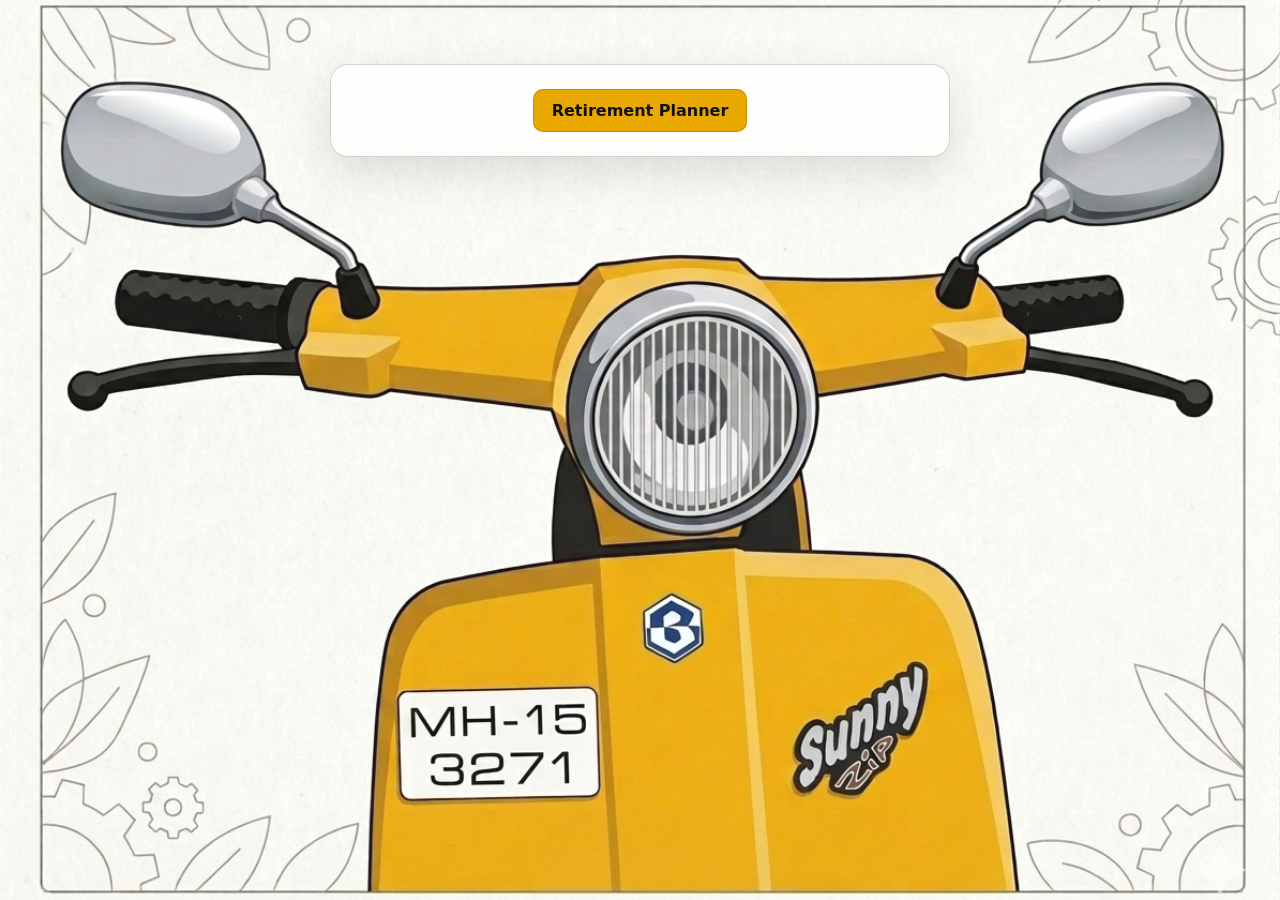
<file: main-site/index.html>
<!doctype html>
<html lang="en">
<head>
  <meta charset="utf-8">
  <meta name="viewport" content="width=device-width, initial-scale=1">
  <meta name="description" content="YellowSunny tools and projects">
  <title>YellowSunny</title>
  <link rel="stylesheet" href="css/styles.css">
</head>
<body>
  <main class="hero">
    <div class="hero-card">
      <a class="primary-link" href="/retirement-planner/">Retirement Planner</a>
    </div>
  </main>
</body>
</html>
</file>
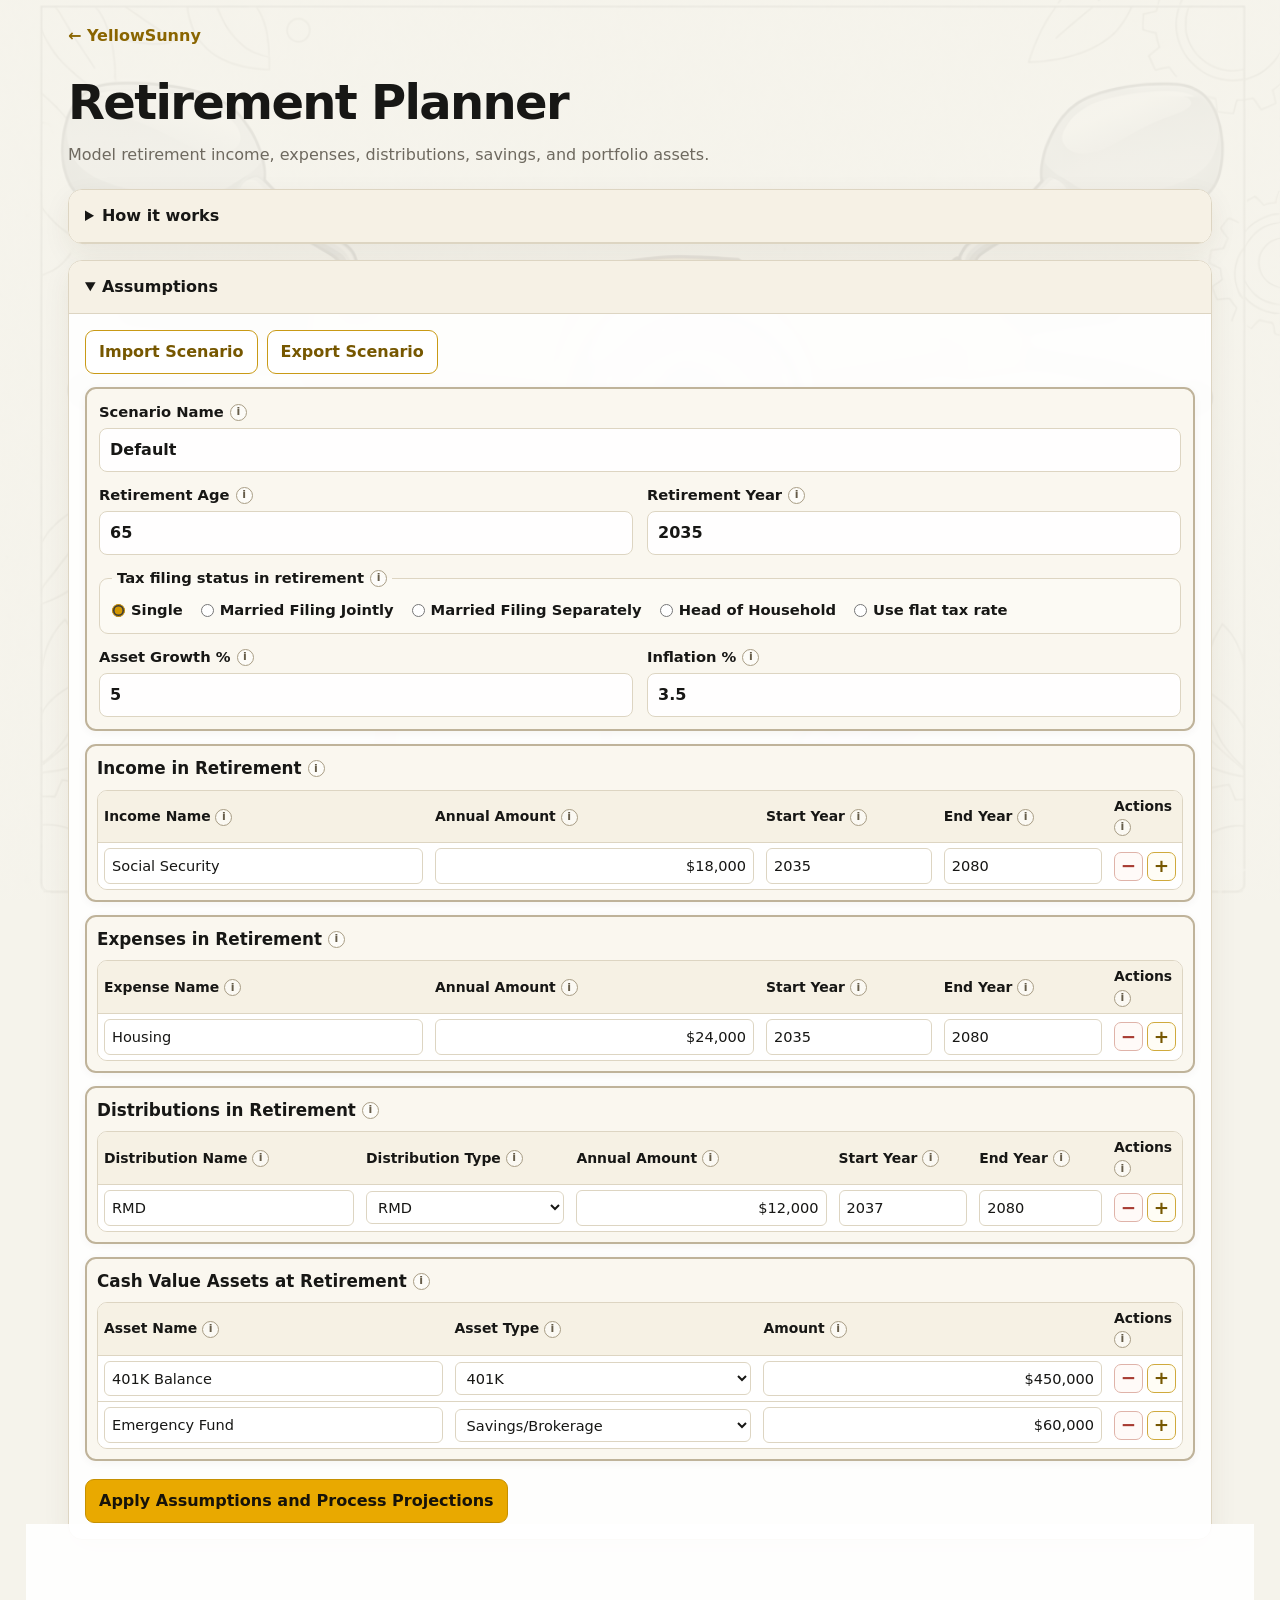
<file: retirement-planner/frontend/index.html>
<!doctype html>
<html lang="en">
<head>
  <meta charset="utf-8">
  <meta name="viewport" content="width=device-width, initial-scale=1">
  <meta name="description" content="YellowSunny retirement planning calculator">
  <title>Retirement Planner | YellowSunny</title>
  <link rel="stylesheet" href="css/styles.css">
</head>
<body>
  <main class="wrap">
    <nav class="top-nav">
      <a href="/" class="home-link">← YellowSunny</a>
    </nav>

    <header class="page-header">
      <div>
        <h1>Retirement Planner</h1>
        <p class="subtitle">Model retirement income, expenses, distributions, savings, and portfolio assets.</p>
      </div>
    </header>

    <section class="card">
      <details>
        <summary>How it works</summary>
        <div class="panel prose">
          <p><strong>Inputs you provide</strong></p>
          <ul>
            <li><strong>Assumptions</strong> — scenario name, retirement age/year, tax method or filing status, asset growth, and inflation.</li>
            <li><strong>Income / Expenses</strong> — annual base amounts with inclusive start/end years. Active amounts inflate from each row's start year.</li>
            <li><strong>Distributions</strong> — annual amounts with inclusive start/end years. Distribution amounts are not inflation-adjusted.</li>
            <li><strong>Cash Value Assets</strong> — Savings/Brokerage seeds the Savings balance; 401K/IRA/Other seed Portfolio Assets.</li>
          </ul>
          <p><strong>Calculation</strong></p>
          <ul>
            <li>Federal tax is estimated either with your selected flat tax rate or with the selected filing status, 2026 standard deduction, and 2026 progressive federal income-tax brackets.</li>
            <li>The simplified tax model treats entered income and distributions as ordinary taxable income. Flat-tax mode applies the entered rate directly to that combined amount; it does not apply the standard deduction or brackets.</li>
            <li>The model does not separately account for credits, capital gains rates, or special Social Security taxation.</li>
            <li>Net Income = Income + Distributions − Taxes.</li>
            <li>Net Cash Flow = Net Income − Expenses. Savings = prior Savings + Net Cash Flow.</li>
            <li>Portfolio = (prior Portfolio − Distributions) × (1 + Asset Growth %).</li>
            <li>The worksheet contains 49 annual rows.</li>
          </ul>
        </div>
      </details>
    </section>

    <section class="card">
      <details open>
        <summary>Assumptions</summary>
        <div class="panel">
          <div class="controls">
            <input type="file" id="jsonUpload" accept=".json,application/json" hidden>
            <button type="button" class="btn" id="btnImportJSON">Import Scenario</button>
            <button type="button" class="btn" id="btnExportJSON">Export Scenario</button>
          </div>

          <div class="input-group assumptions-group">
            <div class="form-grid">
            <label class="span-2">
              <span class="label-with-info">Scenario Name <span class="info-tip" title="A name for this saved scenario. It is included in the exported JSON and export filename." aria-label="Scenario name help">i</span></span>
              <input type="text" id="scenarioName" value="Default" maxlength="80">
            </label>

            <label>
              <span class="label-with-info">Retirement Age <span class="info-tip" title="Age shown in the first worksheet row." aria-label="Retirement age help">i</span></span>
              <input type="number" id="retAge" value="65" min="40" max="100">
            </label>
            <label>
              <span class="label-with-info">Retirement Year <span class="info-tip" title="Calendar year shown in the first worksheet row." aria-label="Retirement year help">i</span></span>
              <input type="number" id="retYear" value="2035" min="1900" max="2200">
            </label>

            <fieldset class="radio-fieldset span-2">
              <legend class="label-with-info">Tax filing status in retirement <span class="info-tip" title="Select the filing status used for the fixed 2026 federal standard deduction and marginal tax brackets." aria-label="Tax filing status help">i</span></legend>
              <div class="radio-group">
                <label class="radio-option"><input type="radio" name="filingStatus" value="Single" checked> Single</label>
                <label class="radio-option"><input type="radio" name="filingStatus" value="Married Filing Jointly"> Married Filing Jointly</label>
                <label class="radio-option"><input type="radio" name="filingStatus" value="Married Filing Separately"> Married Filing Separately</label>
                <label class="radio-option"><input type="radio" name="filingStatus" value="Head of Household"> Head of Household</label>
                <label class="radio-option"><input type="radio" name="filingStatus" value="Use flat tax rate"> Use flat tax rate</label>
              </div>
            </fieldset>

            <label id="flatTaxRateWrap" class="span-2 flat-tax-rate hidden">
              <span class="label-with-info">Flat Tax Rate % <span class="info-tip" title="When Use flat tax rate is selected, this percentage is applied to annual Income plus Distributions. The standard deduction and tax brackets are not used." aria-label="Flat tax rate help">i</span></span>
              <input type="number" id="flatTaxPct" value="20" min="0" max="100" step="0.1">
            </label>

            <label>
              <span class="label-with-info">Asset Growth % <span class="info-tip" title="Annual growth rate applied to Portfolio Assets after distributions are withdrawn." aria-label="Asset growth help">i</span></span>
              <input type="number" id="growthPct" value="5" min="-50" max="100" step="0.1">
            </label>
            <label>
              <span class="label-with-info">Inflation % <span class="info-tip" title="Annual inflation rate applied to active Income and Expense rows. Distributions are not inflated." aria-label="Inflation help">i</span></span>
              <input type="number" id="inflationPct" value="3.5" min="-10" max="100" step="0.1">
            </label>
            </div>
          </div>

          <div class="input-group">
            <div class="section-heading">
              <h2 class="heading-with-info">Income in Retirement <span class="info-tip" title="Annual retirement income. Active rows are increased by inflation from their Start Year." aria-label="Income section help">i</span></h2>
          </div>
          <div class="table-wrap input-table-wrap">
            <table class="input-table">
              <thead><tr>
                <th>Income Name <span class="info-tip" title="Short description of the income source." aria-label="Income name help">i</span></th>
                <th>Annual Amount <span class="info-tip" title="Base annual amount in the Start Year." aria-label="Income annual amount help">i</span></th>
                <th>Start Year <span class="info-tip" title="First year this income is included." aria-label="Income start year help">i</span></th>
                <th>End Year <span class="info-tip" title="Last year this income is included." aria-label="Income end year help">i</span></th>
                <th>Actions <span class="info-tip" title="Minus removes the row; plus inserts a row below." aria-label="Income row actions help">i</span></th>
              </tr></thead>
              <tbody id="tblIncome"></tbody>
            </table>
            </div>
          </div>

          <div class="input-group">
            <div class="section-heading">
              <h2 class="heading-with-info">Expenses in Retirement <span class="info-tip" title="Annual retirement expenses. Active rows are increased by inflation from their Start Year." aria-label="Expenses section help">i</span></h2>
          </div>
          <div class="table-wrap input-table-wrap">
            <table class="input-table">
              <thead><tr>
                <th>Expense Name <span class="info-tip" title="Short description of the expense." aria-label="Expense name help">i</span></th>
                <th>Annual Amount <span class="info-tip" title="Base annual amount in the Start Year." aria-label="Expense annual amount help">i</span></th>
                <th>Start Year <span class="info-tip" title="First year this expense is included." aria-label="Expense start year help">i</span></th>
                <th>End Year <span class="info-tip" title="Last year this expense is included." aria-label="Expense end year help">i</span></th>
                <th>Actions <span class="info-tip" title="Minus removes the row; plus inserts a row below." aria-label="Expense row actions help">i</span></th>
              </tr></thead>
              <tbody id="tblExpenses"></tbody>
            </table>
            </div>
          </div>

          <div class="input-group">
            <div class="section-heading">
              <h2 class="heading-with-info">Distributions in Retirement <span class="info-tip" title="Planned portfolio distributions. These amounts are not increased by inflation." aria-label="Distributions section help">i</span></h2>
          </div>
          <div class="table-wrap input-table-wrap">
            <table class="input-table">
              <thead><tr>
                <th>Distribution Name <span class="info-tip" title="Short description of the planned distribution." aria-label="Distribution name help">i</span></th>
                <th>Distribution Type <span class="info-tip" title="Classification for the withdrawal: Normal, Early 72t, Early 55+, or RMD. It is saved with the scenario; it does not currently change the tax formula." aria-label="Distribution type help">i</span></th>
                <th>Annual Amount <span class="info-tip" title="Annual withdrawal amount. It stays constant and is not inflation-adjusted." aria-label="Distribution annual amount help">i</span></th>
                <th>Start Year <span class="info-tip" title="First year this distribution is included." aria-label="Distribution start year help">i</span></th>
                <th>End Year <span class="info-tip" title="Last year this distribution is included." aria-label="Distribution end year help">i</span></th>
                <th>Actions <span class="info-tip" title="Minus removes the row; plus inserts a row below." aria-label="Distribution row actions help">i</span></th>
              </tr></thead>
              <tbody id="tblDistributions"></tbody>
            </table>
            </div>
          </div>

          <div class="input-group">
            <div class="section-heading">
              <h2 class="heading-with-info">Cash Value Assets at Retirement <span class="info-tip" title="Balances available at the start of retirement. Savings/Brokerage seeds the Savings column; all other asset types seed Portfolio Assets." aria-label="Assets section help">i</span></h2>
          </div>
          <div class="table-wrap input-table-wrap">
            <table class="input-table">
              <thead><tr>
                <th>Asset Name <span class="info-tip" title="Short description of the account or asset." aria-label="Asset name help">i</span></th>
                <th>Asset Type <span class="info-tip" title="401K, Savings/Brokerage, IRA, or Other." aria-label="Asset type help">i</span></th>
                <th>Amount <span class="info-tip" title="Balance available at the beginning of the retirement year." aria-label="Asset amount help">i</span></th>
                <th>Actions <span class="info-tip" title="Minus removes the row; plus inserts a row below." aria-label="Asset row actions help">i</span></th>
              </tr></thead>
              <tbody id="tblAssets"></tbody>
            </table>
            </div>
          </div>

          <div class="run-row">
            <button type="button" class="btn primary" id="btnRun">Apply Assumptions and Process Projections</button>
            <span id="applyStatus" class="status" aria-live="polite"></span>
          </div>
        </div>
      </details>
    </section>

    <section class="card">
      <details open>
        <summary>Projection Worksheet <span class="info-tip" title="49 annual rows showing modeled cash flow, taxes, savings, and cash value assets." aria-label="Projection worksheet help">i</span></summary>
        <div class="panel">
          <div class="table-wrap worksheet-wrap">
            <table class="worksheet-table">
              <thead>
                <tr>
                  <th>Year</th><th>Age</th><th>Income</th><th>Distributions</th><th>Taxes</th><th>Net Income</th><th>Expenses</th><th>Net Cash Flow</th><th>Savings</th><th>Cash Value Assets</th>
                </tr>
              </thead>
              <tbody id="sheetBody"></tbody>
            </table>
          </div>
        </div>
      </details>
    </section>
  </main>

  <script src="js/app.js" defer></script>
</body>
</html>
</file>
<file: main-site/css/styles.css>
:root {
  --text: #151515;
  --panel: rgba(255, 255, 255, 0.78);
  --panel-border: rgba(55, 55, 45, 0.22);
  --accent: #e9a900;
  --accent-hover: #d39700;
}

* {
  box-sizing: border-box;
}

html,
body {
  margin: 0;
  min-height: 100%;
}

body {
  font-family: system-ui, -apple-system, BlinkMacSystemFont, "Segoe UI", sans-serif;
  color: var(--text);
  background: #f5f3eb;
}

.hero {
  min-height: 100vh;
  display: flex;
  align-items: flex-start;
  justify-content: center;
  padding: clamp(24px, 5vw, 64px);
  background-image: linear-gradient(rgba(255,255,255,0.06), rgba(255,255,255,0.06)), url("../assets/Yellowsunny.png");
  background-repeat: no-repeat;
  background-position: center center;
  background-size: cover;
}

.hero-card {
  width: min(92vw, 620px);
  padding: 24px 28px;
  text-align: center;
  background: var(--panel);
  border: 1px solid var(--panel-border);
  border-radius: 18px;
  box-shadow: 0 16px 45px rgba(0, 0, 0, 0.12);
  backdrop-filter: blur(7px);
  -webkit-backdrop-filter: blur(7px);
}

.hero-card h1 {
  margin: 0;
  font-size: clamp(2rem, 5vw, 3.6rem);
  line-height: 1;
  letter-spacing: -0.04em;
}

.hero-card p {
  margin: 12px 0 20px;
  font-size: clamp(1rem, 2vw, 1.15rem);
}

.primary-link {
  display: inline-block;
  padding: 11px 18px;
  color: #111;
  background: var(--accent);
  border: 1px solid rgba(0,0,0,0.16);
  border-radius: 10px;
  font-weight: 700;
  text-decoration: none;
  transition: transform 120ms ease, background 120ms ease;
}

.primary-link:hover {
  background: var(--accent-hover);
  transform: translateY(-1px);
}

.primary-link:focus-visible {
  outline: 3px solid rgba(0, 0, 0, 0.7);
  outline-offset: 3px;
}

@media (max-width: 720px) {
  .hero {
    align-items: flex-end;
    padding: 18px;
    background-size: cover;
  }

  .hero-card {
    padding: 18px 20px;
  }
}
</file>
<file: retirement-planner/frontend/css/styles.css>
:root {
  --bg: #f5f3eb;
  --surface: rgba(255, 255, 255, 0.90);
  --surface-solid: #fffdfa;
  --surface-alt: #f6f1e4;
  --surface-warm: rgba(250, 247, 238, 0.92);
  --text: #171715;
  --muted: #6e695f;
  --border: #ddd5c2;
  --border-strong: #bfb39a;
  --accent: #e9a900;
  --accent-hover: #d39700;
  --accent-soft: #fff2bd;
  --danger: #a83b32;
  --danger-bg: #fde8e3;
  --warning-bg: #f4b0a8;
  --radius: 14px;
}

* { box-sizing: border-box; }
html { min-height: 100%; background: var(--bg); }
body {
  margin: 0;
  min-height: 100vh;
  position: relative;
  isolation: isolate;
  font-family: system-ui, -apple-system, BlinkMacSystemFont, "Segoe UI", sans-serif;
  color: var(--text);
  line-height: 1.5;
  background: transparent;
}

/* Very faint YellowSunny artwork behind the entire planner. */
body::before {
  content: "";
  position: fixed;
  inset: 0;
  z-index: -1;
  pointer-events: none;
  background-image:
    linear-gradient(rgba(245, 243, 235, 0.93), rgba(245, 243, 235, 0.93)),
    url("../assets/Yellowsunny.png");
  background-repeat: no-repeat;
  background-position: center center;
  background-size: cover;
}

.wrap { max-width: 1180px; margin: 0 auto; padding: 24px 18px 48px; }
.top-nav { margin-bottom: 18px; }
.home-link { color: #8a6500; text-decoration: none; font-weight: 700; }
.home-link:hover { color: var(--accent-hover); text-decoration: underline; }
.page-header { display: flex; justify-content: space-between; gap: 20px; align-items: end; margin-bottom: 22px; }
h1 { margin: 0; font-size: clamp(2rem, 5vw, 3rem); letter-spacing: -0.035em; }
h2 { margin: 8px 0 4px; font-size: 1.05rem; }
.subtitle { margin: 5px 0 0; color: var(--muted); }

.card {
  background: var(--surface);
  border: 1px solid var(--border);
  border-radius: var(--radius);
  overflow: hidden;
  margin-bottom: 16px;
  box-shadow: 0 10px 28px rgba(65, 54, 27, 0.07);
  backdrop-filter: blur(5px);
  -webkit-backdrop-filter: blur(5px);
}
summary {
  cursor: pointer;
  font-weight: 780;
  padding: 14px 16px;
  background: rgba(246, 241, 228, 0.94);
  border-bottom: 1px solid var(--border);
}
.panel { padding: 16px; display: grid; gap: 13px; }
.prose p { margin: 0; }
.prose ul { margin-top: 4px; }

.form-grid { display: grid; grid-template-columns: repeat(2,minmax(0,1fr)); gap: 12px 14px; }
.span-2 { grid-column: 1 / -1; }
label { display: grid; gap: 5px; font-weight: 650; }
label span, legend { font-size: .92rem; }
.label-with-info, .heading-with-info { display: inline-flex; align-items: center; gap: 6px; }
.info-tip {
  width: 17px;
  height: 17px;
  border: 1px solid #a89d85;
  border-radius: 50%;
  display: inline-flex;
  align-items: center;
  justify-content: center;
  font-size: 11px;
  font-weight: 800;
  color: #655c49;
  background: rgba(255,255,255,.55);
  cursor: help;
  vertical-align: middle;
  user-select: none;
}

input, select {
  width: 100%;
  min-width: 96px;
  padding: 9px 10px;
  border: 1px solid var(--border);
  border-radius: 8px;
  background: rgba(255,255,255,.94);
  color: var(--text);
  font: inherit;
}
input:focus, select:focus {
  outline: none;
  border-color: var(--accent);
  box-shadow: 0 0 0 3px rgba(233,169,0,.20);
}

.radio-fieldset { margin: 0; padding: 10px 12px 12px; border: 1px solid var(--border); border-radius: 9px; background: rgba(255,255,255,.34); }
.radio-fieldset legend { padding: 0 5px; font-weight: 650; }
.radio-group { display: flex; flex-wrap: wrap; gap: 8px 18px; }
.radio-option { display: inline-flex; grid-template-columns: none; flex-direction: row; align-items: center; gap: 6px; font-size: .92rem; font-weight: 550; }
.radio-option input { width: auto; min-width: 0; margin: 0; accent-color: var(--accent-hover); }
.flat-tax-rate { max-width: 360px; }
.hidden { display: none !important; }

.controls, .run-row, .section-heading { display: flex; flex-wrap: wrap; align-items: center; gap: 9px; }
.section-heading { justify-content: space-between; margin-top: 2px; }
.input-group {
  border: 2px solid var(--border-strong);
  border-radius: 11px;
  padding: 10px;
  background: var(--surface-warm);
  display: grid;
  gap: 8px;
  box-shadow: 0 2px 8px rgba(65,54,27,.045);
}
.assumptions-group { padding: 12px; }
.input-group .section-heading { margin: 0; }
.input-group .section-heading h2 { margin: 0; }
.input-group .input-table-wrap { border-color: var(--border); }
.run-row { margin-top: 5px; }
.status { color: var(--muted); font-size: .94rem; }
.status.error { color: var(--danger); font-weight: 650; }

.btn {
  appearance: none;
  border: 1px solid #c99a16;
  border-radius: 9px;
  background: rgba(255,255,255,.86);
  color: #765700;
  padding: 9px 13px;
  font: inherit;
  font-weight: 750;
  cursor: pointer;
  transition: background 120ms ease, transform 120ms ease, border-color 120ms ease;
}
.btn:hover { background: var(--accent-soft); border-color: var(--accent-hover); }
.btn.primary { background: var(--accent); color: #17130a; border-color: #c69000; }
.btn.primary:hover { background: var(--accent-hover); transform: translateY(-1px); }
.btn:focus-visible { outline: 3px solid rgba(233,169,0,.32); outline-offset: 2px; }

.row-actions { display: flex; gap: 4px; align-items: center; white-space: nowrap; }
.btn.icon { width: 29px; height: 29px; padding: 0; display: inline-flex; align-items: center; justify-content: center; font-size: 1.15rem; line-height: 1; border-radius: 7px; }
.btn.delete { border-color: #dfb3a9; color: var(--danger); background: #fffaf8; }
.btn.delete:hover { background: var(--danger-bg); }
.btn.add { border-color: #d0aa3d; color: #765700; background: #fffdf5; }
.btn.add:hover { background: var(--accent-soft); }

.table-wrap { overflow-x: auto; border: 1px solid var(--border); border-radius: 10px; background: rgba(255,255,255,.82); }
.input-table-wrap { border: 1px solid var(--border-strong); box-shadow: inset 0 0 0 1px rgba(118,102,65,.05); }
table { width: 100%; border-collapse: collapse; background: rgba(255,255,255,.91); }
th { text-align: left; background: var(--surface-alt); font-size: .87rem; }
th, td { padding: 8px 9px; border-bottom: 1px solid var(--border); vertical-align: middle; }
.input-table th, .input-table td { padding: 5px 6px; }
.input-table input, .input-table select { padding: 6px 7px; border-radius: 6px; font-size: .91rem; }
.input-table th:last-child, .input-table td:last-child { width: 74px; }
tbody tr:last-child td { border-bottom: 0; }

.worksheet-table td:nth-child(n+3) { font-variant-numeric: tabular-nums; text-align: right; }
.worksheet-table th:nth-child(n+3) { text-align: right; }
.negative { background: var(--danger-bg); }
.negative-strong { background: var(--warning-bg); }
.empty-row { color: var(--muted); text-align: center !important; padding: 24px; }
.money-input { text-align: right; font-variant-numeric: tabular-nums; }

/* Scrollable projection worksheet with frozen column headers. */
.worksheet-wrap {
  max-height: 560px;
  overflow: auto;
  position: relative;
}
.worksheet-table thead th {
  position: sticky;
  top: 0;
  z-index: 2;
  background: #eee5cf;
  box-shadow: 0 1px 0 var(--border-strong);
}

@media (max-width:720px) {
  .wrap { padding: 16px 10px 36px; }
  .form-grid { grid-template-columns: 1fr; }
  .span-2 { grid-column: auto; }
  .page-header { align-items: start; }
  .radio-group { display: grid; gap: 8px; }
  body::before { background-position: center top; }
}
</file>
